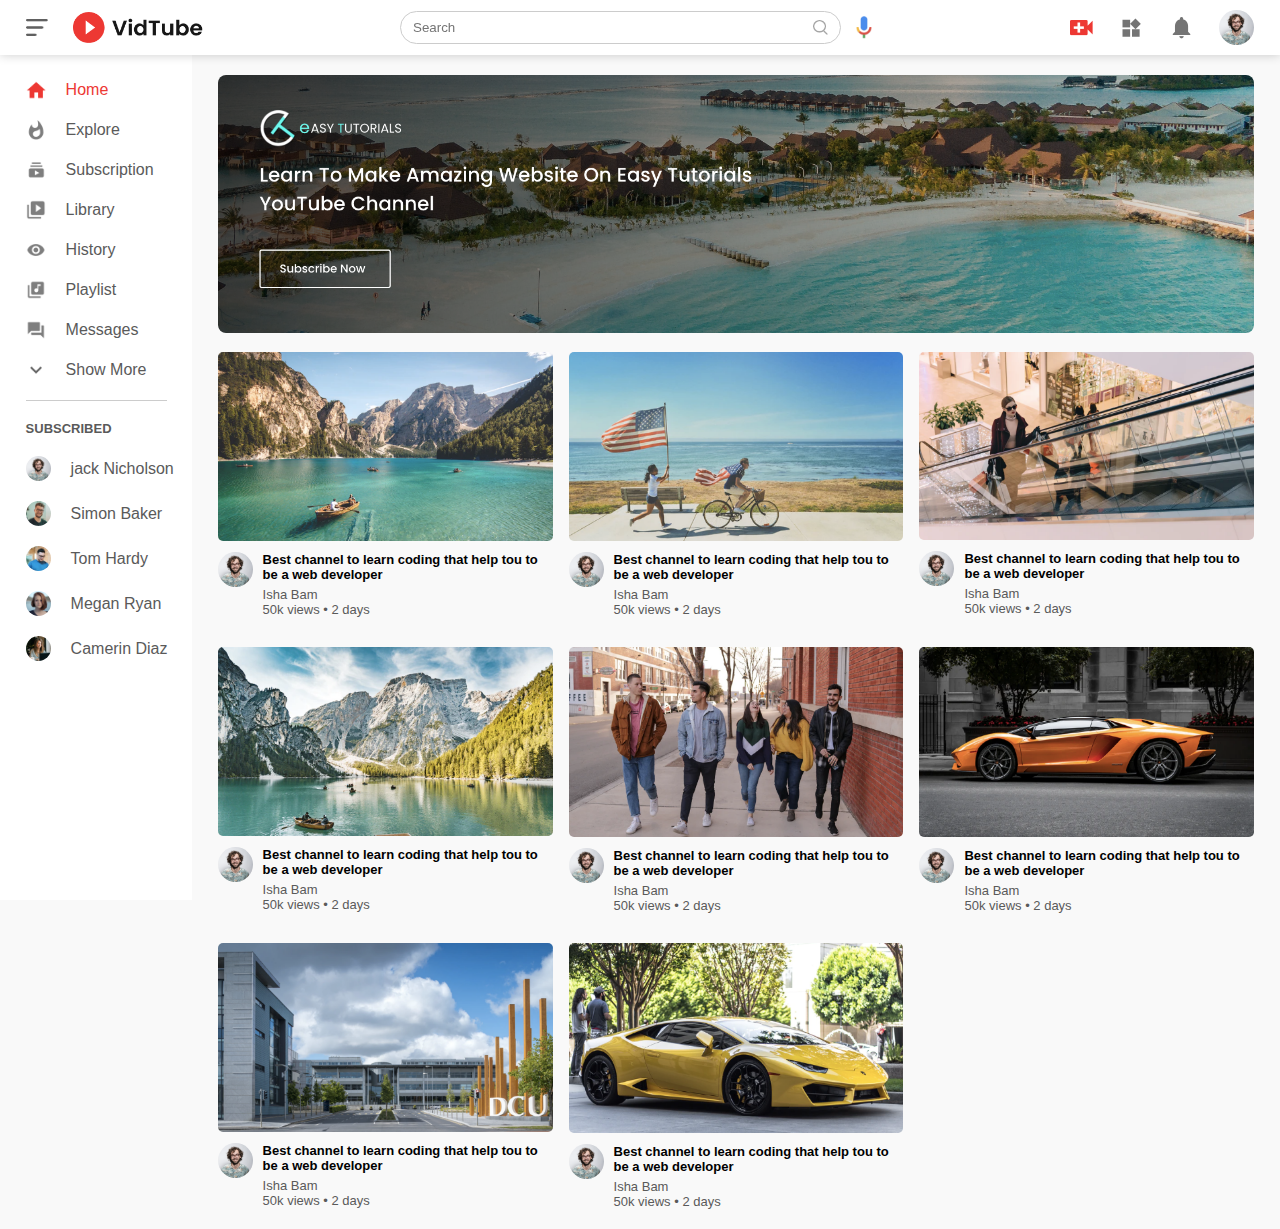
<file: index.html>
<!DOCTYPE html>
<html lang="en">
  <head>
    <meta charset="UTF-8" />
    <meta http-equiv="X-UA-Compatible" content="IE=edge" />
    <meta name="viewport" content="width=device-width, initial-scale=1.0" />
    <title>VidTube </title>
    <link rel="stylesheet" href="style.css" />
  </head>
  <body>
    <nav class="flex-div">
      <div class="nav-left flex-div">
        <img src="images/menu.png" class="menu-icon" />
        <img src="images/logo.png" class="logo" />
      </div>
      <div class="nav-middle flex-div">
        <div class="search-box flex-div">
          <input type="text" placeholder="Search" />
          <img src="images/search.png" />
        </div>
        <img src="images/voice-search.png" class="mic-icon" />
      </div>
      <div class="nav-right flex-div">
        <img src="images/upload.png" alt="" />
        <img src="images/more.png" alt="" />
        <img src="images/notification.png" alt="" />
        <img src="images/Jack.png" alt="" class="user-icon" />
      </div>
    </nav>

    <!-- --------------------SIDEBAR----------------------->

    <div class="sidebar">
      <div class="shortcut-links">
        <a href=""
          ><img src="images/home.png" />
          <p>Home</p></a
        >
        <a href=""
          ><img src="images/explore.png" />
          <p>Explore</p></a
        >
        <a href=""
          ><img src="images/subscriprion.png" />
          <p>Subscription</p></a
        >
        <a href=""
          ><img src="images/library.png" />
          <p>Library</p></a
        >
        <a href=""
          ><img src="images/history.png" />
          <p>History</p></a
        >
        <a href=""
          ><img src="images/playlist.png" />
          <p>Playlist</p></a
        >
        <a href=""
          ><img src="images/messages.png" />
          <p>Messages</p></a
        >
        <a href=""
          ><img src="images/show-more.png" />
          <p>Show More</p></a
        >
        <hr />
      </div>

      <div class="subscribed-list">
        <h3>SUBSCRIBED</h3>
        <a href=""
          ><img src="images/Jack.png" />
          <p>jack Nicholson</p></a
        >
        <a href=""
          ><img src="images/simon.png" />
          <p>Simon Baker</p></a
        >
        <a href=""
          ><img src="images/tom.png" />
          <p>Tom Hardy</p></a
        >
        <a href=""
          ><img src="images/megan.png" />
          <p>Megan Ryan</p></a
        >
        <a href=""
          ><img src="images/cameron.png" />
          <p>Camerin Diaz</p></a
        >
      </div>
    </div>

    <!-- -------------------------- MAIN ------------------- -->

    <div class="container">
      <div class="banner">
        <img src="images/banner.png" />
      </div>
      <div class="list-container">
        <div class="vid-list">
          <a href="playVideo.html"
            ><img src="images/thumbnail1.png" / class="thumbnail"></a
          >
          <div class="flex-div">
            <img src="images/Jack.png" alt="" />
            <div class="vid-info">
              <a href="playVideo.html"
                >Best channel to learn coding that help tou to be a web
                developer</a
              >
              <p>Isha Bam</p>
              <p>50k views &bull; 2 days</p>
            </div>
          </div>
        </div>
        <div class="vid-list">
          <a href="playVideo.html"
            ><img src="images/thumbnail2.png" / class="thumbnail"></a
          >
          <div class="flex-div">
            <img src="images/Jack.png" alt="" />
            <div class="vid-info">
              <a href="playVideo.html"
                >Best channel to learn coding that help tou to be a web
                developer</a
              >
              <p>Isha Bam</p>
              <p>50k views &bull; 2 days</p>
            </div>
          </div>
        </div>
        <div class="vid-list">
          <a href="playVideo.html"
            ><img src="images/thumbnail3.png" / class="thumbnail"></a
          >
          <div class="flex-div">
            <img src="images/Jack.png" alt="" />
            <div class="vid-info">
              <a href="playVideo.html"
                >Best channel to learn coding that help tou to be a web
                developer</a
              >
              <p>Isha Bam</p>
              <p>50k views &bull; 2 days</p>
            </div>
          </div>
        </div>
        <div class="vid-list">
          <a href="playVideo.html"
            ><img src="images/thumbnail4.png" / class="thumbnail"></a
          >
          <div class="flex-div">
            <img src="images/Jack.png" alt="" />
            <div class="vid-info">
              <a href="playVideo.html"
                >Best channel to learn coding that help tou to be a web
                developer</a
              >
              <p>Isha Bam</p>
              <p>50k views &bull; 2 days</p>
            </div>
          </div>
        </div>
        <div class="vid-list">
          <a href="playVideo.html"
            ><img src="images/thumbnail5.png" / class="thumbnail"></a
          >
          <div class="flex-div">
            <img src="images/Jack.png" alt="" />
            <div class="vid-info">
              <a href="playVideo.html"
                >Best channel to learn coding that help tou to be a web
                developer</a
              >
              <p>Isha Bam</p>
              <p>50k views &bull; 2 days</p>
            </div>
          </div>
        </div>
        <div class="vid-list">
          <a href="playVideo.html"
            ><img src="images/thumbnail6.png" / class="thumbnail"></a
          >
          <div class="flex-div">
            <img src="images/Jack.png" alt="" />
            <div class="vid-info">
              <a href="playVideo.html"
                >Best channel to learn coding that help tou to be a web
                developer</a
              >
              <p>Isha Bam</p>
              <p>50k views &bull; 2 days</p>
            </div>
          </div>
        </div>
        <div class="vid-list">
          <a href=""><img src="images/thumbnail7.png" / class="thumbnail"></a>
          <div class="flex-div">
            <img src="images/Jack.png" alt="" />
            <div class="vid-info">
              <a href=""
                >Best channel to learn coding that help tou to be a web
                developer</a
              >
              <p>Isha Bam</p>
              <p>50k views &bull; 2 days</p>
            </div>
          </div>
        </div>
        <div class="vid-list">
          <a href=""><img src="images/thumbnail8.png" / class="thumbnail"></a>
          <div class="flex-div">
            <img src="images/Jack.png" alt="" />
            <div class="vid-info">
              <a href=""
                >Best channel to learn coding that help tou to be a web
                developer</a
              >
              <p>Isha Bam</p>
              <p>50k views &bull; 2 days</p>
            </div>
          </div>
        </div>
      </div>
    </div>

    <script src="script.js"></script>
  </body>
</html>
</file>
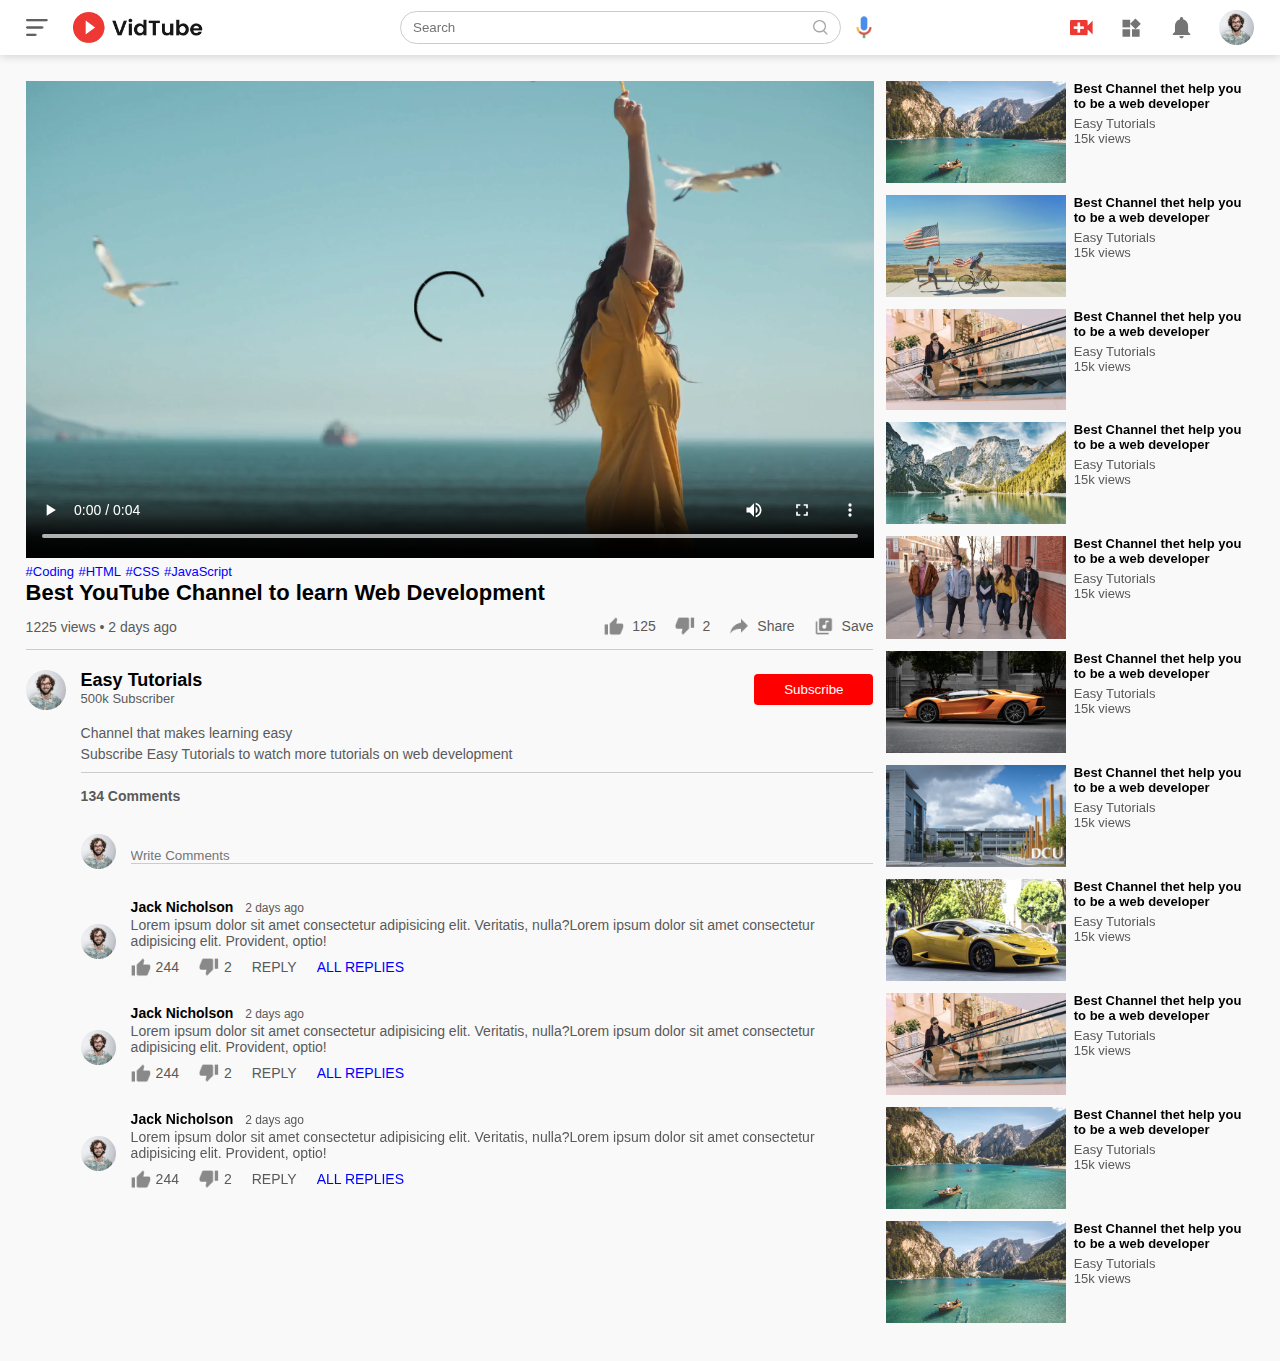
<file: playVideo.html>
<!DOCTYPE html>
<html lang="en">
  <head>
    <meta charset="UTF-8" />
    <meta http-equiv="X-UA-Compatible" content="IE=edge" />
    <meta name="viewport" content="width=device-width, initial-scale=1.0" />
    <title>Play Video</title>
    <link rel="stylesheet" href="style.css" />
  </head>
  <body>
    <nav class="flex-div">
      <div class="nav-left flex-div">
        <img src="images/menu.png" class="menu-icon" />
        <img src="images/logo.png" class="logo" />
      </div>
      <div class="nav-middle flex-div">
        <div class="search-box flex-div">
          <input type="text" placeholder="Search" />
          <img src="images/search.png" />
        </div>
        <img src="images/voice-search.png" class="mic-icon" />
      </div>
      <div class="nav-right flex-div">
        <img src="images/upload.png" alt="" />
        <img src="images/more.png" alt="" />
        <img src="images/notification.png" alt="" />
        <img src="images/Jack.png" alt="" class="user-icon" />
      </div>
    </nav>

    <div class="container play-container">
      <div class="row">
        <div class="play-video">
          <video controls autoplay>
            <source src="images/video.mp4" type="video/mp4" />
          </video>

          <div class="tags">
            <a href="">#Coding</a> <a href="">#HTML</a> <a href="">#CSS</a>
            <a href="">#JavaScript</a>
          </div>
          <h3>Best YouTube Channel to learn Web Development</h3>
          <div class="play-video-info">
            <p>1225 views &bull; 2 days ago</p>
            <div>
              <a href=""><img src="images/like.png" />125</a>
              <a href=""><img src="images/dislike.png" />2</a>
              <a href=""><img src="images/share.png" />Share</a>
              <a href=""><img src="images/save.png" />Save</a>
            </div>
          </div>
          <hr />
          <div class="publisher">
            <img src="images/Jack.png" alt="" />
            <div>
              <p>Easy Tutorials</p>
              <span>500k Subscriber</span>
            </div>
            <button type="button">Subscribe</button>
          </div>
          <div class="vid-description">
            <p>Channel that makes learning easy</p>
            <p>
              Subscribe Easy Tutorials to watch more tutorials on web
              development
            </p>
            <hr />
            <h4>134 Comments</h4>

            <div class="add-comment">
              <img src="images/Jack.png" alt="" />
              <input type="text" placeholder="Write Comments" />
            </div>

            <div class="old-comment">
              <img src="images/Jack.png" alt="" />
              <div>
                <h3>Jack Nicholson <span>2 days ago</span></h3>
                <p>
                  Lorem ipsum dolor sit amet consectetur adipisicing elit.
                  Veritatis, nulla?Lorem ipsum dolor sit amet consectetur
                  adipisicing elit. Provident, optio!
                </p>
                <div class="comment-action">
                  <img src="images/like.png" alt="" />
                  <span>244</span>
                  <img src="images/dislike.png" alt="" />
                  <span>2</span>
                  <span>REPLY</span>
                  <a href="">ALL REPLIES</a>
                </div>
              </div>
            </div>
            <div class="old-comment">
              <img src="images/Jack.png" alt="" />
              <div>
                <h3>Jack Nicholson <span>2 days ago</span></h3>
                <p>
                  Lorem ipsum dolor sit amet consectetur adipisicing elit.
                  Veritatis, nulla?Lorem ipsum dolor sit amet consectetur
                  adipisicing elit. Provident, optio!
                </p>
                <div class="comment-action">
                  <img src="images/like.png" alt="" />
                  <span>244</span>
                  <img src="images/dislike.png" alt="" />
                  <span>2</span>
                  <span>REPLY</span>
                  <a href="">ALL REPLIES</a>
                </div>
              </div>
            </div>
            <div class="old-comment">
              <img src="images/Jack.png" alt="" />
              <div>
                <h3>Jack Nicholson <span>2 days ago</span></h3>
                <p>
                  Lorem ipsum dolor sit amet consectetur adipisicing elit.
                  Veritatis, nulla?Lorem ipsum dolor sit amet consectetur
                  adipisicing elit. Provident, optio!
                </p>
                <div class="comment-action">
                  <img src="images/like.png" alt="" />
                  <span>244</span>
                  <img src="images/dislike.png" alt="" />
                  <span>2</span>
                  <span>REPLY</span>
                  <a href="">ALL REPLIES</a>
                </div>
              </div>
            </div>
          </div>
        </div>
        <div class="right-sidebar">
          <div class="side-video-list">
            <a href="" class="small-thumbnail"
              ><img src="images/thumbnail1.png"
            /></a>
            <div class="vid-info">
              <a href="">Best Channel thet help you to be a web developer</a>
              <p>Easy Tutorials</p>
              <p>15k views</p>
            </div>
          </div>
          <div class="side-video-list">
            <a href="" class="small-thumbnail"
              ><img src="images/thumbnail2.png"
            /></a>
            <div class="vid-info">
              <a href="">Best Channel thet help you to be a web developer</a>
              <p>Easy Tutorials</p>
              <p>15k views</p>
            </div>
          </div>
          <div class="side-video-list">
            <a href="" class="small-thumbnail"
              ><img src="images/thumbnail3.png"
            /></a>
            <div class="vid-info">
              <a href="">Best Channel thet help you to be a web developer</a>
              <p>Easy Tutorials</p>
              <p>15k views</p>
            </div>
          </div>
          <div class="side-video-list">
            <a href="" class="small-thumbnail"
              ><img src="images/thumbnail4.png"
            /></a>
            <div class="vid-info">
              <a href="">Best Channel thet help you to be a web developer</a>
              <p>Easy Tutorials</p>
              <p>15k views</p>
            </div>
          </div>
          <div class="side-video-list">
            <a href="" class="small-thumbnail"
              ><img src="images/thumbnail5.png"
            /></a>
            <div class="vid-info">
              <a href="">Best Channel thet help you to be a web developer</a>
              <p>Easy Tutorials</p>
              <p>15k views</p>
            </div>
          </div>
          <div class="side-video-list">
            <a href="" class="small-thumbnail"
              ><img src="images/thumbnail6.png"
            /></a>
            <div class="vid-info">
              <a href="">Best Channel thet help you to be a web developer</a>
              <p>Easy Tutorials</p>
              <p>15k views</p>
            </div>
          </div>
          <div class="side-video-list">
            <a href="" class="small-thumbnail"
              ><img src="images/thumbnail7.png"
            /></a>
            <div class="vid-info">
              <a href="">Best Channel thet help you to be a web developer</a>
              <p>Easy Tutorials</p>
              <p>15k views</p>
            </div>
          </div>
          <div class="side-video-list">
            <a href="" class="small-thumbnail"
              ><img src="images/thumbnail8.png"
            /></a>
            <div class="vid-info">
              <a href="">Best Channel thet help you to be a web developer</a>
              <p>Easy Tutorials</p>
              <p>15k views</p>
            </div>
          </div>
          <div class="side-video-list">
            <a href="" class="small-thumbnail"
              ><img src="images/thumbnail3.png"
            /></a>
            <div class="vid-info">
              <a href="">Best Channel thet help you to be a web developer</a>
              <p>Easy Tutorials</p>
              <p>15k views</p>
            </div>
          </div>
          <div class="side-video-list">
            <a href="" class="small-thumbnail"
              ><img src="images/thumbnail1.png"
            /></a>
            <div class="vid-info">
              <a href="">Best Channel thet help you to be a web developer</a>
              <p>Easy Tutorials</p>
              <p>15k views</p>
            </div>
          </div>
          <div class="side-video-list">
            <a href="" class="small-thumbnail"
              ><img src="images/thumbnail1.png"
            /></a>
            <div class="vid-info">
              <a href="">Best Channel thet help you to be a web developer</a>
              <p>Easy Tutorials</p>
              <p>15k views</p>
            </div>
          </div>
        </div>
      </div>
    </div>
  </body>
</html>
</file>
<file: style.css>
* {
  margin: 0;
  padding: 0;
  box-sizing: border-box;
  font-family: "poppins", sans-serif;
}

a {
  text-decoration: none;
  color: #5a5a5a;
}

img {
  cursor: pointer;
}

.flex-div {
  display: flex;
  align-items: center;
}

nav {
  padding: 10px 2%;
  justify-content: space-between;
  box-shadow: 0 0 10px rgba(0, 0, 0, 0.2);
  background: #fff;
  position: sticky;
  top: 0;
  z-index: 10;
}

.nav-right img {
  width: 25px;
  margin-right: 25px;
}

.nav-right .user-icon {
  width: 35px;
  border-radius: 50%;
  margin-right: 0;
}

.nav-left .menu-icon {
  width: 22px;
  margin-right: 25px;
}

.nav-left .logo {
  width: 130px;
}

.nav-middle .mic-icon {
  width: 16px;
}

.nav-middle .search-box {
  border: 1px solid #ccc;
  margin-right: 15px;
  padding: 8px 12px;
  border-radius: 25px;
}

.nav-middle .search-box input {
  width: 400px;
  border: 0;
  outline: 0;
  background: transparent;
}

.nav-middle .search-box img {
  width: 15px;
}

/* --------------- Sidebar css ----------------- */

.sidebar {
  background: #fff;
  width: 15%;
  height: 100vh;
  position: fixed;
  top: 0;
  padding-left: 2%;
  padding-top: 80px;
}

.shortcut-links a img {
  width: 20px;
  margin-right: 20px;
}

.shortcut-links a {
  display: flex;
  align-items: center;
  margin-bottom: 20px;
  width: fit-content;
  flex-wrap: wrap;
}

.shortcut-links a:first-child {
  color: #ed3833;
}

.sidebar hr {
  border: 0;
  height: 1px;
  background: #ccc;
  width: 85%;
}

.subscribed-list h3 {
  font-size: 13px;
  margin: 20px 0;
  color: #5a5a5a;
}

.subscribed-list a {
  display: flex;
  align-items: center;
  margin-bottom: 20px;
  width: fit-content;
  flex-wrap: wrap;
}

.subscribed-list a img {
  width: 25px;
  border-radius: 50%;
  margin-right: 20px;
}

.small-sidebar {
  width: 5%;
}

.small-sidebar a p {
  display: none;
}

.small-sidebar h3 {
  display: none;
}

.small-sidebar hr {
  width: 50%;
  margin-bottom: 25px;
}

/* --------------------- Main ---------------- */

.container {
  background: #f9f9f9;
  padding-left: 17%;
  padding-right: 2%;
  padding-top: 20px;
  padding-bottom: 20px;
}
.large-container {
  padding-left: 7%;
}

.banner {
  width: 100%;
}

.banner img {
  width: 100%;
  border-radius: 8px;
}

.list-container {
  display: grid;
  grid-template-columns: repeat(auto-fit, minmax(250px, 1fr));
  grid-column-gap: 16px;
  grid-row-gap: 30px;
  margin-top: 15px;
}

.vid-list .thumbnail {
  width: 100%;
  border-radius: 5px;
}

.vid-list .flex-div {
  align-items: flex-start;
  margin-top: 7px;
}

.vid-list .flex-div img {
  width: 35px;
  margin-right: 10px;
  border-radius: 50%;
}

.vid-info {
  color: #5a5a5a;
  font-size: 13px;
}

.vid-info a {
  color: #000;
  font-weight: 600;
  display: block;
  margin-bottom: 5px;
}

@media (max-width: 900px) {
  .menu-icon {
    display: none;
  }
  .sidebar {
    display: none;
  }
  .container,
  .large-container {
    padding-left: 5%;
    padding-right: 5%;
  }
  .nav-right img {
    display: none;
  }
  .nav-right .user-icon {
    display: block;
    width: 30px;
  }
  .nav-middle .search-box input {
    width: 100px;
  }
  .nav-middle .mic-icon {
    display: none;
  }
  .logo {
    width: 90px;
  }
}

/* ------------------------ play video page----------------? */

.play-container {
  padding: 2%;
}
.row {
  display: flex;
  justify-content: space-between;
  flex-wrap: wrap;
}
.play-video {
  flex-basis: 69%;
}

.right-sidebar {
  flex-basis: 30%;
}

.play-video video {
  width: 100%;
}

.side-video-list {
  display: flex;
  justify-content: space-between;
  margin-bottom: 8px;
}

.side-video-list img {
  width: 100%;
}

.side-video-list .small-thumbnail {
  flex-basis: 49%;
}

.side-video-list .vid-info {
  flex-basis: 49%;
}

.play-video .tags a {
  color: #0000ff;
  font-size: 13px;
}

.play-video h3 {
  font-weight: 600;
  font-size: 22px;
}

.play-video .play-video-info {
  display: flex;
  align-items: center;
  justify-content: space-between;
  flex-wrap: wrap;
  margin-top: 10px;
  font-size: 14px;
  color: #5a5a5a;
}

.play-video .play-video-info a img {
  width: 20px;
  margin-right: 8px;
}

.play-video .play-video-info a {
  display: inline-flex;
  align-items: center;
  margin-left: 15px;
}

.play-video hr {
  border: 0;
  height: 1px;
  background: #ccc;
  margin: 10px 0;
}

.publisher {
  display: flex;
  align-items: center;
  margin-top: 20px;
}

.publisher div {
  flex: 1;
  line-height: 18px;
}

.publisher img {
  width: 40px;
  border-radius: 50%;
  margin-right: 15px;
}

.publisher div p {
  color: #000;
  font-weight: 600;
  font-size: 18px;
}

.publisher div span {
  font-size: 13px;
  color: #5a5a5a;
}

.publisher button {
  background: red;
  color: #fff;
  padding: 8px 30px;
  border: 0;
  outline: 0;
  border-radius: 4px;
  cursor: pointer;
}

.vid-description {
  padding-left: 55px;
  margin: 15px 0;
}

.vid-description p {
  font-size: 14px;
  margin-bottom: 5px;
  color: #5a5a5a;
}

.vid-description h4 {
  font-size: 14px;
  color: #5a5a5a;
  margin-top: 15px;
}

.add-comment {
  display: flex;
  align-items: center;
  margin: 30px 0;
}

.add-comment img {
  width: 35px;
  border-radius: 50%;
  margin-right: 15px;
}

.add-comment input {
  border: 0;
  outline: 0;
  border-bottom: 1px solid #ccc;
  width: 100%;
  padding-top: 10px;
  background: transparent;
}

.old-comment {
  display: flex;
  align-items: center;
  margin: 20px 0;
}

.old-comment img {
  width: 35px;
  border-radius: 50%;
  margin-right: 15px;
}

.old-comment h3 {
  font-size: 14px;
  margin-bottom: 2px;
}

.old-comment h3 span {
  font-size: 12px;
  color: #5a5a5a;
  font-weight: 500;
  margin-left: 8px;
}

.old-comment .comment-action {
  display: flex;
  align-items: center;
  margin: 8px 0;
  font-size: 14px;
}

.old-comment .comment-action img {
  border-radius: 0;
  width: 20px;
  margin-right: 5px;
}

.old-comment .comment-action span {
  margin-right: 20px;
  color: #5a5a5a;
}

.old-comment .comment-action a {
  color: #0000ff;
}

@media (max-width: 900px) {
  .play-video {
    flex-basis: 100%;
  }
  .right-sidebar {
    flex-basis: 100%;
  }
  .play-container {
    padding-left: 5%;
  }
  .vid-description {
    padding-left: 0;
  }

  .play-video .play-video-info a {
    margin-left: 0;
    margin-right: 15px;
    margin-top: 15px;
  }
}
</file>
